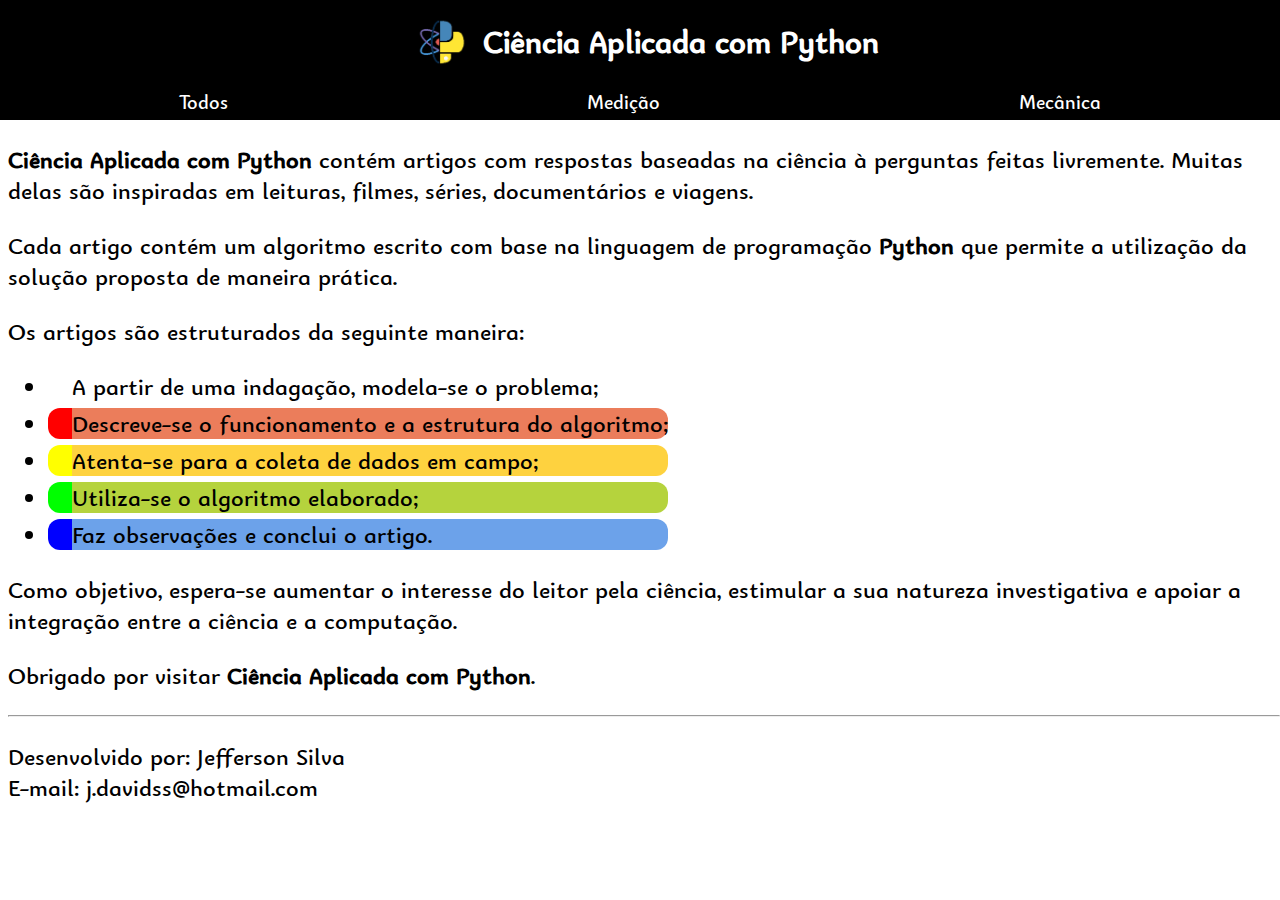
<file: index.html>
<!DOCTYPE html>

<html lang="pt-br">
    <head> 
        <meta charset="UTF-8">
        <meta http-equiv="X-UA-Compatible" content="IE=edge">
        <meta name="viewport" content="width=device-width,initial-scale=1">
        <link rel="stylesheet" media = "screen and (max-width: 425px)" href="styles/styles-devices-width-lesser-425.css">
        <link rel="stylesheet" media = "screen and (min-width: 425px) and (max-width: 768px)" href="styles/styles-devices-width-425-768.css">
        <link rel="stylesheet" media = "screen and (min-width: 768px)" href="styles/styles-devices-width-greater-768.css">
        <link rel = "icon" href = "images/ciência-aplicada-com-python-icon.png" type = "image/x-icon">
        <title>Ciência Aplicada com Python</title>
        <meta name="description" content="Artigos com respostas científicas para perguntas com inspiração no dia a dia e algoritmos em Python">
        <meta name="keywords" content="ciência, algoritmo, mecânica, medição, Python">
        <meta name="author" content="Jefferson David Santos e Silva">
        <meta name="google-site-verification" content="l6mNCp2eMPckL_4TtM3-pXtgICc3GxAwNttAeXpgq7A" />
    </head>
    
    <body>
        <div id = "menu-site-title">
            <div id="site-title">
                <img src="images/ciência-aplicada-com-python-icon.png" alt="Logo da página">
                <h1>Ciência Aplicada com Python</h1> 
            </div>
            
            <div id = "menu">
                <a href="todos-list.html">Todos</a>
                <a href="medicao-list.html">Medição</a>
                <a href="mecanica-list.html">Mecânica</a>
            </div>
        </div>
        
        <div id="page-text">
            <p><b>Ciência Aplicada com Python</b> contém artigos com respostas baseadas na ciência à perguntas feitas livremente.
                Muitas delas são inspiradas em leituras, filmes, séries, documentários e viagens.</p>

            <p>Cada artigo contém um algoritmo escrito com base na linguagem de programação <b>Python</b> que permite a utilização da solução proposta de maneira prática.</p>

            <p>Os artigos são estruturados da seguinte maneira:</p>

            <ul style = "width: fit-content">
                <li style = "background-color: #FFFF; border-style: none none none solid; border-color: #FFFF; border-radius: 0.5em; border-width: 1em; margin: 0.25em 0em;">A partir de uma indagação, modela-se o problema;</li>
                <li id = "algoritmo-section" style="margin: 0.25em 0em;">Descreve-se o funcionamento e a estrutura do algoritmo;</li>
                <li id = "colete-dados-em-campo-section" style="margin: 0.25em 0em;">Atenta-se para a coleta de dados em campo;</li>
                <li id = "aperte-o-play-section" style="margin: 0.25em 0em;">Utiliza-se o algoritmo elaborado;</li>
                <li id = "conclusao-section" style="margin: 0.25em 0em;">Faz observações e conclui o artigo.</li>
            </ul>

            <p>Como objetivo, espera-se aumentar o interesse do leitor pela ciência, estimular a sua natureza investigativa e apoiar a integração entre a ciência e a computação.</p>

            <p>Obrigado por visitar <b>Ciência Aplicada com Python</b>.</p>
            
            <hr>

            <p>Desenvolvido por: Jefferson Silva
                <br>
                E-mail: j.davidss@hotmail.com
            </p>
        </div>

        <div id="consent-popup" class="hidden">
            <p>Este site usa cookies para garantir que você obtenha a melhor experiência.</p>
            <button id="accept">Entendido</button>
        </div>
        <script src="js/cookie-consent-popup.js"></script>

    </body>
</html>
</file>
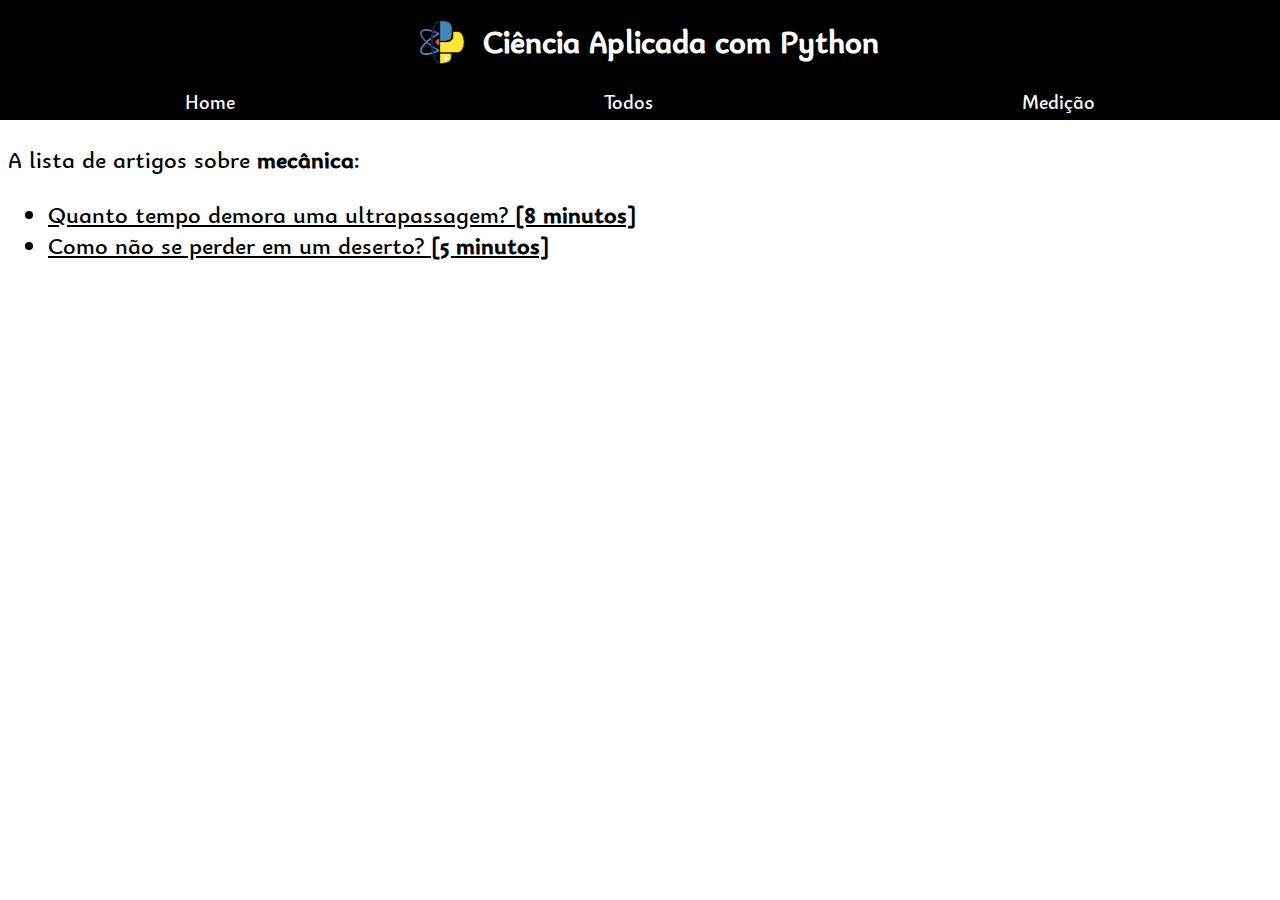
<file: mecanica-list.html>
<!DOCTYPE html>

<html lang="pt-br">
    <head> 
        <meta charset="UTF-8">
        <meta http-equiv="X-UA-Compatible" content="IE=edge">
        <meta name="viewport" content="width=device-width,initial-scale=1">
        <link rel="stylesheet" media = "screen and (max-width: 425px)" href="styles/styles-devices-width-lesser-425.css">
        <link rel="stylesheet" media = "screen and (min-width: 425px) and (max-width: 768px)" href="styles/styles-devices-width-425-768.css">
        <link rel="stylesheet" media = "screen and (min-width: 768px)" href="styles/styles-devices-width-greater-768.css">
        <title>Ciência Aplicada com Python</title>
        <link rel = "icon" href = "images/ciência-aplicada-com-python-icon.png" type = "image/x-icon">
        <meta name="description" content="Artigos com respostas científicas para perguntas com inspiração no dia a dia e algoritmos em Python">
        <meta name="keywords" content="ciência, algoritmo, mecânica, medição, Python">
        <meta name="author" content="Jefferson David Santos e Silva">
    </head> 
    
    <body>
        <div id = "menu-site-title">
            <div id="site-title">
                <img src="images/ciência-aplicada-com-python-icon.png" alt="Logo da página">
                <h1>Ciência Aplicada com Python</h1> 
            </div>
            
            <div id = "menu">
                <a href="index.html">Home</a>
                <a href="todos-list.html">Todos</a>
                <a href="medicao-list.html">Medição</a>
            </div>
        </div>

        <div id="page-text">
            <p>A lista de artigos sobre <b>mecânica</b>:</p>
            <ul>
                <!-- Mecanic articles -->
                <li>
                    <a href="mecanic-articles/quanto-tempo-demora-uma-ultrapassagem.html"  class="articles-list-items">Quanto tempo demora uma ultrapassagem? <b>[8 minutos]</b></a>
                </li>
                <li>
                    <a href="mecanic-articles/como-nao-se-perder-em-um-deserto.html"  class="articles-list-items">Como não se perder em um deserto? <b>[5 minutos]</b></a>
                </li>
            </ul>
        </div>

        <div id="consent-popup" class="hidden">
            <p>Este site usa cookies para garantir que você obtenha a melhor experiência.</p>
            <button id="accept">Entendido</button>
        </div>
        <script src="js/cookie-consent-popup.js"></script>
        
    </body>
</html>
</file>
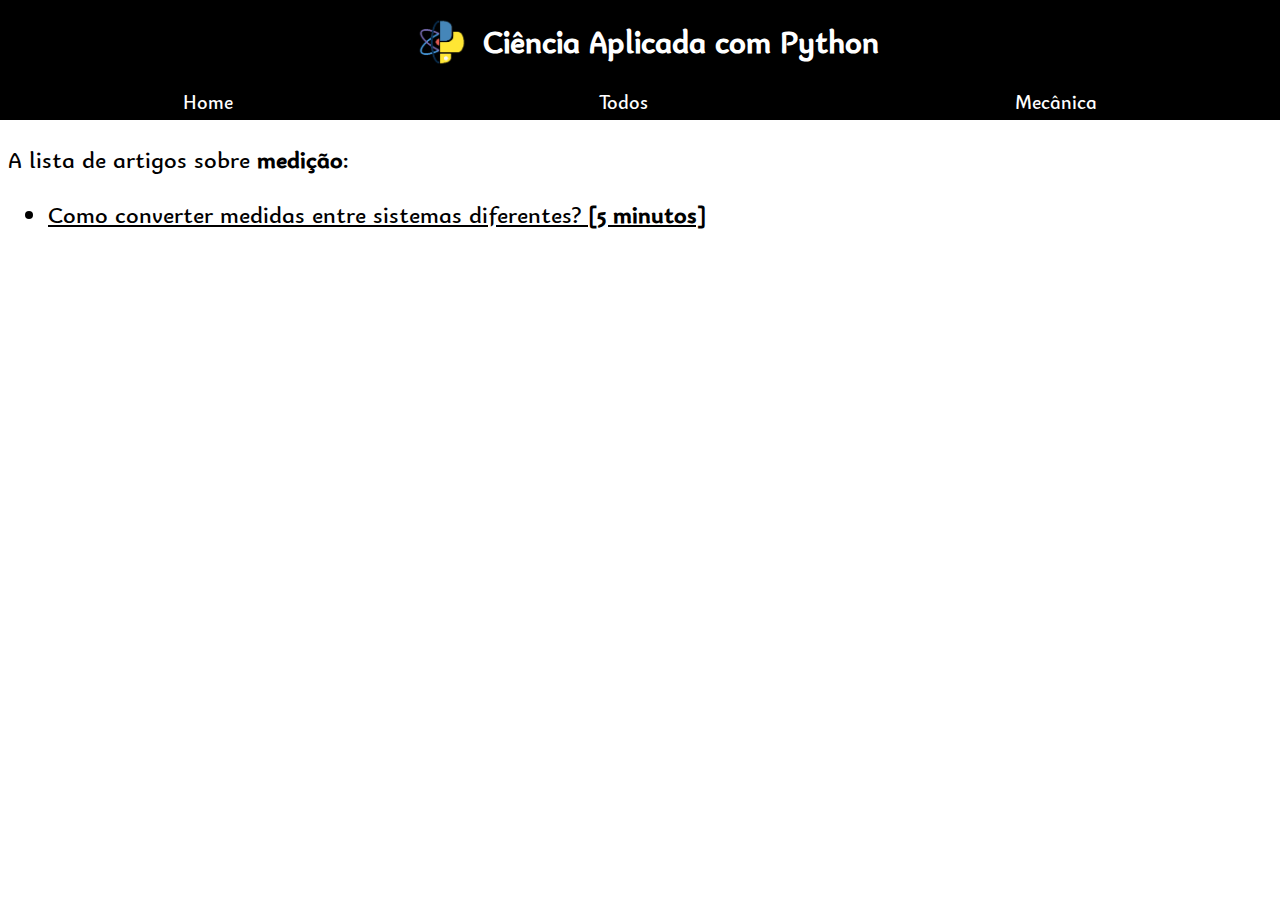
<file: medicao-list.html>
<!DOCTYPE html>

<html lang="pt-br">
    <head> 
        <meta charset="UTF-8">
        <meta http-equiv="X-UA-Compatible" content="IE=edge">
        <meta name="viewport" content="width=device-width,initial-scale=1">
        <link rel="stylesheet" media = "screen and (max-width: 425px)" href="styles/styles-devices-width-lesser-425.css">
        <link rel="stylesheet" media = "screen and (min-width: 425px) and (max-width: 768px)" href="styles/styles-devices-width-425-768.css">
        <link rel="stylesheet" media = "screen and (min-width: 768px)" href="styles/styles-devices-width-greater-768.css">
        <title>Ciência Aplicada com Python</title>
        <link rel = "icon" href = "images/ciência-aplicada-com-python-icon.png" type = "image/x-icon">
        <meta name="description" content="Artigos com respostas científicas para perguntas com inspiração no dia a dia e algoritmos em Python">
        <meta name="keywords" content="ciência, algoritmo, mecânica, medição, Python">
        <meta name="author" content="Jefferson David Santos e Silva">
    </head>
    
    <body>
        <div id = "menu-site-title">
            <div id="site-title">
                <img src="images/ciência-aplicada-com-python-icon.png" alt="Logo da página">
                <h1>Ciência Aplicada com Python</h1> 
            </div>

            <div id = "menu">
                <a href="index.html">Home</a>
                <a href="todos-list.html">Todos</a>
                <a href="mecanica-list.html">Mecânica</a>
            </div>
        </div>
        
        <div id="page-text">
            <p>A lista de artigos sobre <b>medição</b>:</p>
            <ul>
                <!-- Measurement articles -->
                <li>
                    <a href="measurement-articles/como-converter-medidas-entre-sistemas-diferentes.html"  class="articles-list-items">Como converter medidas entre sistemas diferentes? <b>[5 minutos]</b></a>
                </li>
            </ul>
        </div>

        <div id="consent-popup" class="hidden">
            <p>Este site usa cookies para garantir que você obtenha a melhor experiência.</p>
            <button id="accept">Entendido</button>
        </div>
        <script src="js/cookie-consent-popup.js"></script>
        
    </body>
</html>
</file>
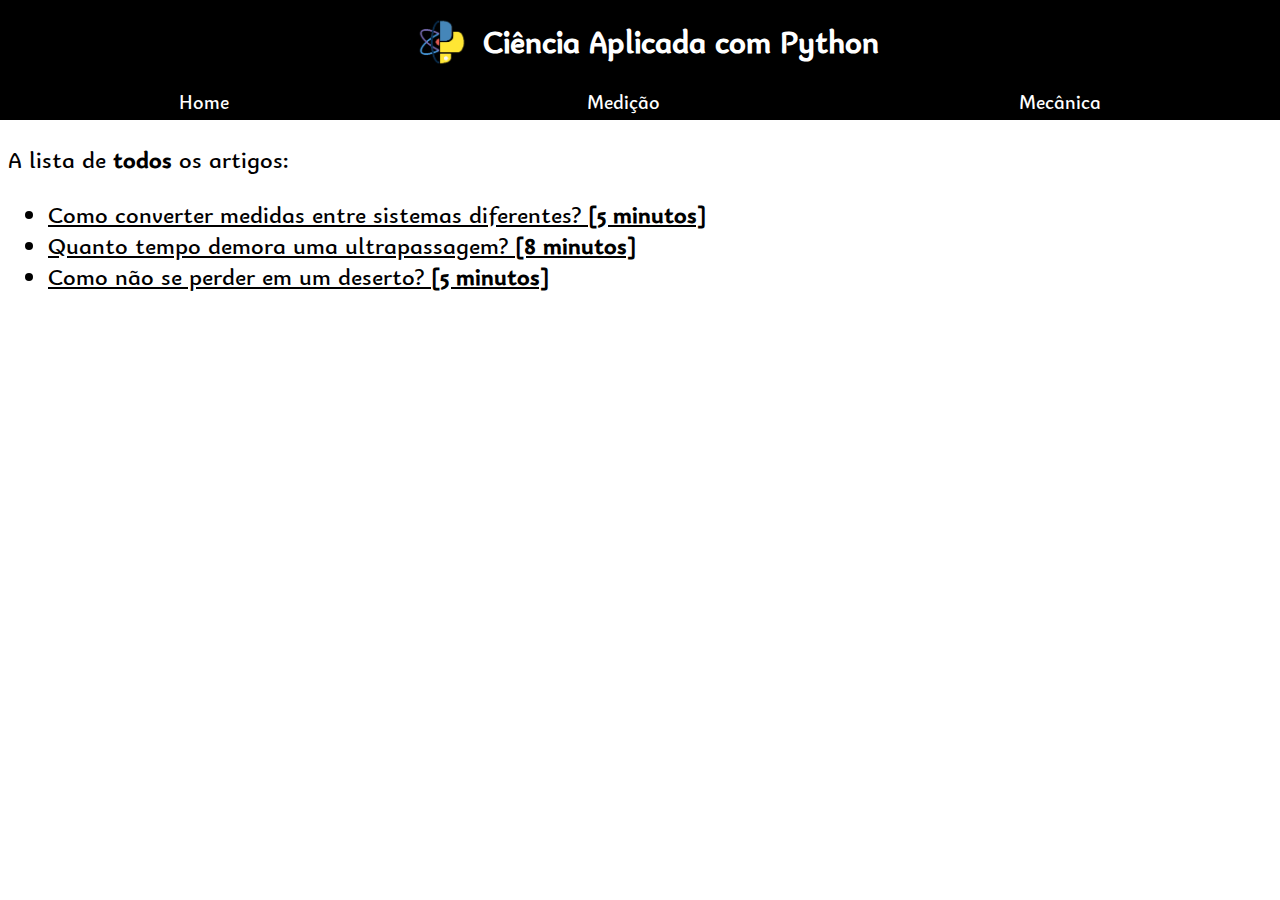
<file: todos-list.html>
<!DOCTYPE html>

<html lang="pt-br">
    <head> 
        <meta charset="UTF-8">
        <meta http-equiv="X-UA-Compatible" content="IE=edge">
        <meta name="viewport" content="width=device-width,initial-scale=1">
        <link rel="stylesheet" media = "screen and (max-width: 425px)" href="styles/styles-devices-width-lesser-425.css">
        <link rel="stylesheet" media = "screen and (min-width: 425px) and (max-width: 768px)" href="styles/styles-devices-width-425-768.css">
        <link rel="stylesheet" media = "screen and (min-width: 768px)" href="styles/styles-devices-width-greater-768.css">
        <title>Ciência Aplicada com Python</title>
        <link rel = "icon" href = "images/ciência-aplicada-com-python-icon.png" type = "image/x-icon">
        <meta name="description" content="Artigos com respostas científicas para perguntas com inspiração no dia a dia e algoritmos em Python">
        <meta name="keywords" content="ciência, algoritmo, mecânica, medição, Python">
        <meta name="author" content="Jefferson David Santos e Silva">
    </head>
    
    <body>
        <div id = "menu-site-title">  
            <div id="site-title">
                <img src="images/ciência-aplicada-com-python-icon.png" alt="Logo da página">
                <h1>Ciência Aplicada com Python</h1> 
            </div>

            <div id = "menu">
                <a href="index.html">Home</a>
                <a href="medicao-list.html">Medição</a>
                <a href="mecanica-list.html">Mecânica</a>
            </div>
        </div>
        
        <div id="page-text">
            <p>A lista de <b>todos</b> os artigos:</p>
            <ul>
                <!-- Measurement articles -->
                <li>
                    <a href="measurement-articles/como-converter-medidas-entre-sistemas-diferentes.html"  class="articles-list-items">Como converter medidas entre sistemas diferentes? <b>[5 minutos]</b></a>
                </li>
                <!-- Mecanic articles -->
                <li>
                    <a href="mecanic-articles/quanto-tempo-demora-uma-ultrapassagem.html"  class="articles-list-items">Quanto tempo demora uma ultrapassagem? <b>[8 minutos]</b></a>
                </li>
                <li>
                    <a href="mecanic-articles/como-nao-se-perder-em-um-deserto.html"  class="articles-list-items">Como não se perder em um deserto? <b>[5 minutos]</b></a>
                </li>
            </ul>
        </div>
        
        <div id="consent-popup" class="hidden">
            <p>Este site usa cookies para garantir que você obtenha a melhor experiência.</p>
            <button id="accept">Entendido</button>
        </div>
        <script src="js/cookie-consent-popup.js"></script>
        
    </body>
</html>
</file>
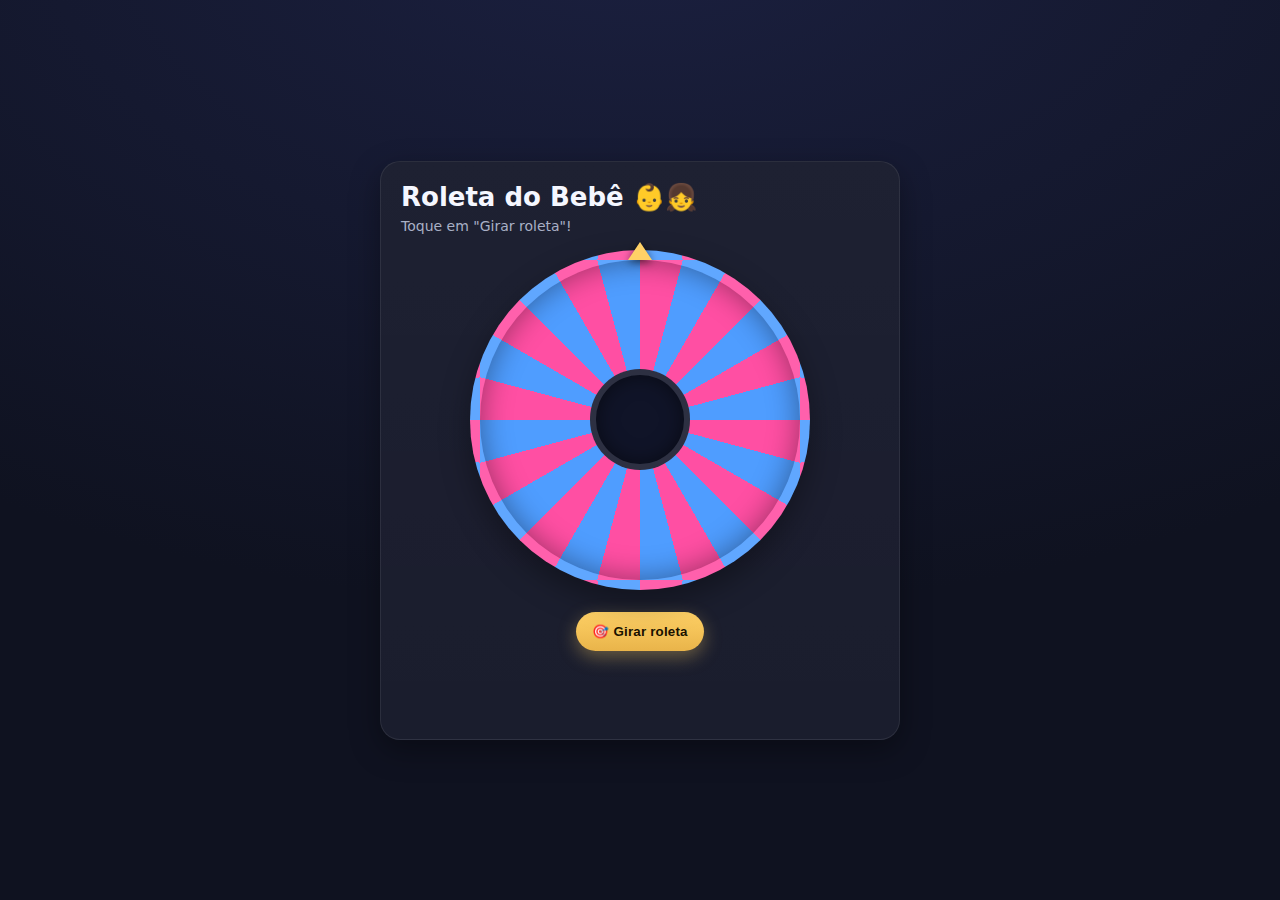
<file: docs/roleta-bebe.html>
<!DOCTYPE html>
<html lang="pt-BR">
<head>
  <meta charset="UTF-8" />
  <meta name="viewport" content="width=device-width, initial-scale=1" />
  <title>Roleta do Bebê — Menino ou Menina?</title>
  <style>
    :root{
      --pink:#ff4fa3; /* rosa principal */
      --blue:#4f9dff; /* azul principal */
      --bg:#0f1220;   /* fundo escuro elegante */
      --card:#171a2b; /* cartão */
      --text:#f5f7ff; /* texto */
      --muted:#a9b0c6;
      --accent:#ffd166; /* dourado do botão */
    }
    *{box-sizing:border-box}
    html,body{height:100%}
    body{
      margin:0; font-family:system-ui,-apple-system,Segoe UI,Roboto,Inter,Arial,sans-serif;
      background: radial-gradient(1200px 700px at 50% -10%, #1b2040, var(--bg));
      color:var(--text); display:grid; place-items:center; padding:16px;
    }
    .card{
      width:min(520px, 92vw);
      background:linear-gradient(180deg, rgba(255,255,255,0.03), rgba(255,255,255,0.01)) , var(--card);
      border:1px solid rgba(255,255,255,0.08);
      border-radius:20px; padding:20px; box-shadow:0 10px 30px rgba(0,0,0,.35);
    }
    h1{font-size:clamp(20px, 3.5vw, 26px); margin:0 0 6px}
    p.subtitle{margin:0 0 16px; color:var(--muted); font-size:14px}

    .arena{display:grid; place-items:center; gap:14px; margin:12px 0 8px}

    .wheel-wrap{ position:relative; width:min(340px, 82vw); aspect-ratio:1; }
    .wheel{
      width:100%; height:100%; border-radius:50%;
      border:10px solid rgba(255,255,255,0.1);
      background:
        conic-gradient(
          var(--pink) 0 15deg,
          var(--blue) 15deg 30deg,
          var(--pink) 30deg 45deg,
          var(--blue) 45deg 60deg,
          var(--pink) 60deg 75deg,
          var(--blue) 75deg 90deg,
          var(--pink) 90deg 105deg,
          var(--blue) 105deg 120deg,
          var(--pink) 120deg 135deg,
          var(--blue) 135deg 150deg,
          var(--pink) 150deg 165deg,
          var(--blue) 165deg 180deg,
          var(--pink) 180deg 195deg,
          var(--blue) 195deg 210deg,
          var(--pink) 210deg 225deg,
          var(--blue) 225deg 240deg,
          var(--pink) 240deg 255deg,
          var(--blue) 255deg 270deg,
          var(--pink) 270deg 285deg,
          var(--blue) 285deg 300deg,
          var(--pink) 300deg 315deg,
          var(--blue) 315deg 330deg,
          var(--pink) 330deg 345deg,
          var(--blue) 345deg 360deg
        );
      display:grid; place-items:center;
      transition: transform 5s cubic-bezier(.17,.89,.26,1.1);
      box-shadow: inset 0 0 30px rgba(0,0,0,.4), 0 12px 30px rgba(0,0,0,.35);
    }
    .hub{ position:absolute; inset:0; display:grid; place-items:center; }
    .hub::after{ content:""; width:26%; aspect-ratio:1; border-radius:50%; background:#101428; border:6px solid rgba(255,255,255,.12); box-shadow: inset 0 0 20px rgba(0,0,0,.5);} 

    .pointer{
      position:absolute; top:-8px; left:50%; transform:translateX(-50%);
      width:0; height:0; border-left:12px solid transparent; border-right:12px solid transparent; border-bottom:18px solid var(--accent);
      filter:drop-shadow(0 2px 4px rgba(0,0,0,.6));
    }

    .controls{ display:flex; flex-wrap:wrap; gap:10px; justify-content:center; margin-top:8px }
    button{
      border:0; padding:12px 16px; border-radius:999px; font-weight:700; cursor:pointer;
      background:linear-gradient(180deg, var(--accent), #e9b44a); color:#1a1200; letter-spacing:.2px;
      box-shadow: 0 6px 18px rgba(255,209,102,.35);
    }
    button.secondary{
      background:transparent; color:var(--text); border:1px solid rgba(255,255,255,.18);
      box-shadow:none
    }
    button:active{ transform: translateY(1px) }

    .result{ text-align:center; margin-top:10px; min-height:36px }
    .badge{ display:inline-flex; align-items:center; gap:8px; padding:8px 12px; border-radius:999px; font-weight:800; letter-spacing:.3px; }
    .badge.pink{ background:rgba(255,79,163,.14); color:#ffd6eb; border:1px solid rgba(255,79,163,.35) }
    .badge.blue{ background:rgba(79,157,255,.14); color:#d6e6ff; border:1px solid rgba(79,157,255,.35) }

    .footer { color:var(--muted); font-size:12px; text-align:center; margin-top:6px }

    /* confete canvas cobre tudo mas não bloqueia clique */
    canvas#fx{ position:fixed; inset:0; pointer-events:none }
  </style>
</head>
<body>
  <canvas id="fx"></canvas>
  <div class="card" role="region" aria-label="Roleta do bebê">
    <h1>Roleta do Bebê 👶👧</h1>
    <p class="subtitle">Toque em "Girar roleta"!</p>

    <div class="arena">
      <div class="wheel-wrap">
        <div class="pointer" aria-hidden="true"></div>
        <div id="wheel" class="wheel" aria-live="polite" aria-label="roleta com segmentos azul e rosa"></div>
        <div class="hub" aria-hidden="true"></div>
      </div>
      <div class="controls">
        <button id="spinBtn" aria-label="Girar a roleta">🎯 Girar roleta</button>
      </div>
      <div id="result" class="result" aria-live="assertive"></div>
    </div>
  </div>

  <script>
    const wheel = document.getElementById('wheel');
    const spinBtn = document.getElementById('spinBtn');
    const resultEl = document.getElementById('result');

    let spinning = false; let lastAngle = 0; let outcome = null;

    function randomOutcome(){
      // Você pode alterar pesos aqui se quiser
      return Math.random() < 0.9 ? 'MENINO' : 'MENINA';
    }

    function angleForOutcome(target){
      // Ponteiro está no topo (0deg). Partes rosa começam em 0-15deg, alternando a cada 15deg.
      // Escolhemos um segmento aleatório do conjunto condizente com o resultado.
      const segments = 24; // 24 segmentos de 15 graus
      let valid = [];
      for(let i=0;i<segments;i++){
        const isPink = i % 2 === 0; // pares rosa, ímpares azul
        const label = isPink ? 'MENINA' : 'MENINO';
        if(label === target) valid.push(i);
      }
      const pick = valid[Math.floor(Math.random()*valid.length)];
      const segSize = 360/segments; // 15
      // centro do segmento
      const base = pick*segSize + segSize/2;
      // somar voltas completas grandes para efeito dramático
      const extraTurns = 5 + Math.floor(Math.random()*3); // 5-7 voltas
      return extraTurns*360 + (360 - base); // 360-base para alinhar centro do segmento ao ponteiro superior
    }

    function setBadge(label){
      const isGirl = label === 'MENINA';
      resultEl.innerHTML = `<span class="badge ${isGirl? 'pink':'blue'}">${isGirl? '💗 MENINA':'💙 MENINO'}</span>`;
    }

    spinBtn.addEventListener('click', ()=>{
      if(spinning) return;
      spinning = true; outcome = randomOutcome(); setBadge('...');
      const targetAngle = angleForOutcome(outcome);
      lastAngle += targetAngle; // acumula para não resetar e bugar a transição
      wheel.style.transform = `rotate(${lastAngle}deg)`;
    });

    wheel.addEventListener('transitionend', ()=>{
      if(!spinning) return;
      spinning = false;
      setBadge(outcome);
      confettiBurst(outcome === 'MENINA' ? '#ff4fa3' : '#4f9dff');
    });

    function shareText(){
      if(!outcome){ alert('Gire a roleta primeiro!'); return; }
      const text = `👶 Roleta do Bebê: deu ${outcome === 'MENINA' ? '💗 MENINA':'💙 MENINO'}!\nE você, qual é o seu chute? #ChuteDoBebê`;
      return text;
    }

    // Confete simples (sem libs):
    const fx = document.getElementById('fx');
    const ctx = fx.getContext('2d');
    let confetti = [];
    function resize(){ fx.width = innerWidth; fx.height = innerHeight }
    addEventListener('resize', resize); resize();

    function confettiBurst(color){
      const N = 150;
      for(let i=0;i<N;i++){
        confetti.push({
          x: innerWidth/2, y: 80, // perto do topo
          vx: (Math.random()*2-1)*6,
          vy: Math.random()*-6 - 4,
          g: 0.18 + Math.random()*0.12,
          r: 2 + Math.random()*3,
          a: 1,
          hue: color,
          life: 140 + Math.random()*80
        });
      }
    }

    function loop(){
      ctx.clearRect(0,0,fx.width,fx.height);
      for(let i=confetti.length-1;i>=0;i--){
        const p = confetti[i];
        p.vy += p.g; p.x += p.vx; p.y += p.vy; p.life -= 1; p.a = Math.max(0, p.life/220);
        ctx.globalAlpha = p.a; ctx.fillStyle = p.hue; 
        ctx.beginPath(); ctx.arc(p.x, p.y, p.r, 0, Math.PI*2); ctx.fill();
        if(p.life<=0 || p.y>fx.height+20) confetti.splice(i,1);
      }
      requestAnimationFrame(loop);
    }
    loop();

    // Acessibilidade: tecla Enter/Space no botão principal
    spinBtn.addEventListener('keydown', (e)=>{ if(e.key==='Enter' || e.key===' '){ e.preventDefault(); spinBtn.click(); }});
  </script>
</body>
</html>
</file>
<file: styles/styles-devices-width-lesser-425.css>
@font-face{
    font-family: 'Bainsley';                  
    src: local('Bainsley_Roman'), url('Bainsley_Roman.otf') format('opentype');         
}

*{
    font-family: 'Bainsley';
}

table, th, td{
    margin-left: auto; 
    margin-right: auto;
    border: 0.1em solid #000000;
    padding: 0.5em;
}

th{
    color: #FFFFFF;
    background-color: #000000;
}

#menu-site-title{
    top: 0em;
    left: 0em;
    position: absolute;
    width: 100%;
    background-color: #000000;
}

#site-title{
    background-color: #000000;
    text-align: center;
    font-size: 0.6em;
    color: #FFFFFF;
    display: flex;
    align-items: center;
    justify-content: center;
}

#site-title img{
    height: 40px;
    padding: 1em;
}

#menu{
    display: flex;
    justify-content: space-around;
}

#menu a{
    background-color: #000000;
    color: #FFFFFF;
    padding: 0.5em;
    text-decoration: none;
    font-size: 0.75em;
}

#menu a:hover{
    background-color: #0000FF;
}

.articles-list-items {
    color: #000000;
}

.articles-list-items:hover {
    color: #0000FF;
}

#page-text{
    top: 6em;
    margin: 0em auto;
    position: absolute;
}

#page-text #algoritmo-section{
    background-color: #EB7D5B;
    border-style: none none none solid;
    border-color: #FF0000;
    border-radius: 0.5em;
    border-width: 1em;
}

#page-text #colete-dados-em-campo-section{
    background-color: #FED23F;
    border-style: none none none solid;
    border-color: #FFFF00;
    border-radius: 0.5em;
    border-width: 1em;
}

#page-text #aperte-o-play-section{
    background-color: #B5D33D;
    border-style: none none none solid;
    border-color: #00FF00;
    border-radius: 0.5em;
    border-width: 1em;
}

#page-text #conclusao-section{
    background-color: #6CA2EA;
    border-style: none none none solid;
    border-color: #0000FF;
    border-radius: 0.5em;
    border-width: 1em;
}

#image-width{
    width: 75%;
}

#consent-popup {
    position: fixed;
    bottom: 0;
    left: 0;
    right: 0;
    padding: 2rem 8rem;
    background-color: #000000;
    transition: opacity 1s ease;
    text-align: center;
    padding: 1em;
    color: #fff;
    font-size: 1em;
}

.hidden {
    opacity: 0;
}
</file>
<file: styles/styles-devices-width-425-768.css>
@font-face{
    font-family: 'Bainsley';                  
    src: local('Bainsley_Roman'), url('Bainsley_Roman.otf') format('opentype');         
}

*{
    font-family: 'Bainsley';
}

table, th, td{
    margin-left: auto; 
    margin-right: auto;
    border: 0.05em solid #000000;
    padding: 0.4em;
}

th{
    color: #FFFFFF;
    background-color: #000000;
}

#menu-site-title{
    top: 0em;
    left: 0em;
    position: absolute;
    width: 100%;
    background-color: #000000;
}

#site-title{
    background-color: #000000;
    text-align: center;
    font-size: 0.6em;
    color: #FFFFFF;
    display: flex;
    align-items: center;
    justify-content: center;
}

#site-title img{
    height: 35px;
    padding: 1em;
}

#menu {
    display: flex;
    justify-content: space-around;
}

#menu a{
    background-color: #000000;
    color: #FFFFFF;
    padding: 0.5em;
    text-decoration: none;
    font-size: 0.75em;
}

#menu a:hover{
    background-color: #0000FF;
}

.articles-list-items {
    color: #000000;
}

.articles-list-items:hover {
    color: #0000FF;
}

#page-text{
    top: 3em;
    margin: 0em auto;
    position: absolute;
    font-size: 1.5em;
}

#page-text #algoritmo-section{
    background-color: #EB7D5B;
    border-style: none none none solid;
    border-color: #FF0000;
    border-radius: 0.5em;
    border-width: 1em;
}

#page-text #colete-dados-em-campo-section{
    background-color: #FED23F;
    border-style: none none none solid;
    border-color: #FFFF00;
    border-radius: 0.5em;
    border-width: 1em;
}

#page-text #aperte-o-play-section{
    background-color: #B5D33D;
    border-style: none none none solid;
    border-color: #00FF00;
    border-radius: 0.5em;
    border-width: 1em;
}

#page-text #conclusao-section{
    background-color: #6CA2EA;
    border-style: none none none solid;
    border-color: #0000FF;
    border-radius: 0.5em;
    border-width: 1em;
}

#image-width{
    width: 75%;
}

#consent-popup {
    position: fixed;
    bottom: 0;
    left: 0;
    right: 0;
    padding: 2rem 8rem;
    background-color: #000000;
    transition: opacity 1s ease;
    text-align: center;
    padding: 1em;
    color: #fff;
    font-size: 1em;
}

.hidden {
    opacity: 0;
}
</file>
<file: styles/styles-devices-width-greater-768.css>
@font-face{
    font-family: 'Bainsley';                  
    src: local('Bainsley_Roman'), url('Bainsley_Roman.otf') format('opentype');         
}

*{
    font-family: 'Bainsley';
}

table, th, td{
    margin-left: auto; 
    margin-right: auto;
    border: 0.05em solid #000000;
    padding: 0.3em;
}

th{
    color: #FFFFFF;
    background-color: #000000;
}

#menu-site-title{
    top: 0em;
    left: 0em;
    position: absolute;
    width: 100%;
    background-color: #000000;
}

#site-title{
    background-color: #000000;
    text-align: center;
    font-size: 1em;
    color: #FFFFFF;
    display: flex;
    align-items: center;
    justify-content: center;
}

#site-title img{
    height: 50px;
    padding: 1em;
}

#menu {
    display: flex;
    justify-content: space-around;
}

#menu a{
    background-color: #000000;
    color: #FFFFFF;
    padding: 0.25em;
    text-decoration: none;
    font-size: 1.25em;
}

#menu a:hover{
    background-color: #0000FF;
}

.articles-list-items {
    color: #000000;
}

.articles-list-items:hover {
    color: #0000FF;
}

#page-text{
    top: 5em;
    margin: 0 auto;
    position: absolute;
    font-size: 1.5em;
}

#page-text #algoritmo-section{
    background-color: #EB7D5B;
    border-style: none none none solid;
    border-color: #FF0000;
    border-radius: 0.5em;
    border-width: 1em;
}

#page-text #colete-dados-em-campo-section{
    background-color: #FED23F;
    border-style: none none none solid;
    border-color: #FFFF00;
    border-radius: 0.5em;
    border-width: 1em;
}

#page-text #aperte-o-play-section{
    background-color: #B5D33D;
    border-style: none none none solid;
    border-color: #00FF00;
    border-radius: 0.5em;
    border-width: 1em;
}

#page-text #conclusao-section{
    background-color: #6CA2EA;
    border-style: none none none solid;
    border-color: #0000FF;
    border-radius: 0.5em;
    border-width: 1em;
}

#image-width{
    width: 50%;
}

#consent-popup {
    position: fixed;
    bottom: 0;
    left: 0;
    right: 0;
    padding: 2rem 8rem;
    background-color: #000000;
    transition: opacity 1s ease;
    text-align: center;
    padding: 1em;
    color: #fff;
    font-size: 1em;
}

.hidden {
    opacity: 0;
}
</file>
